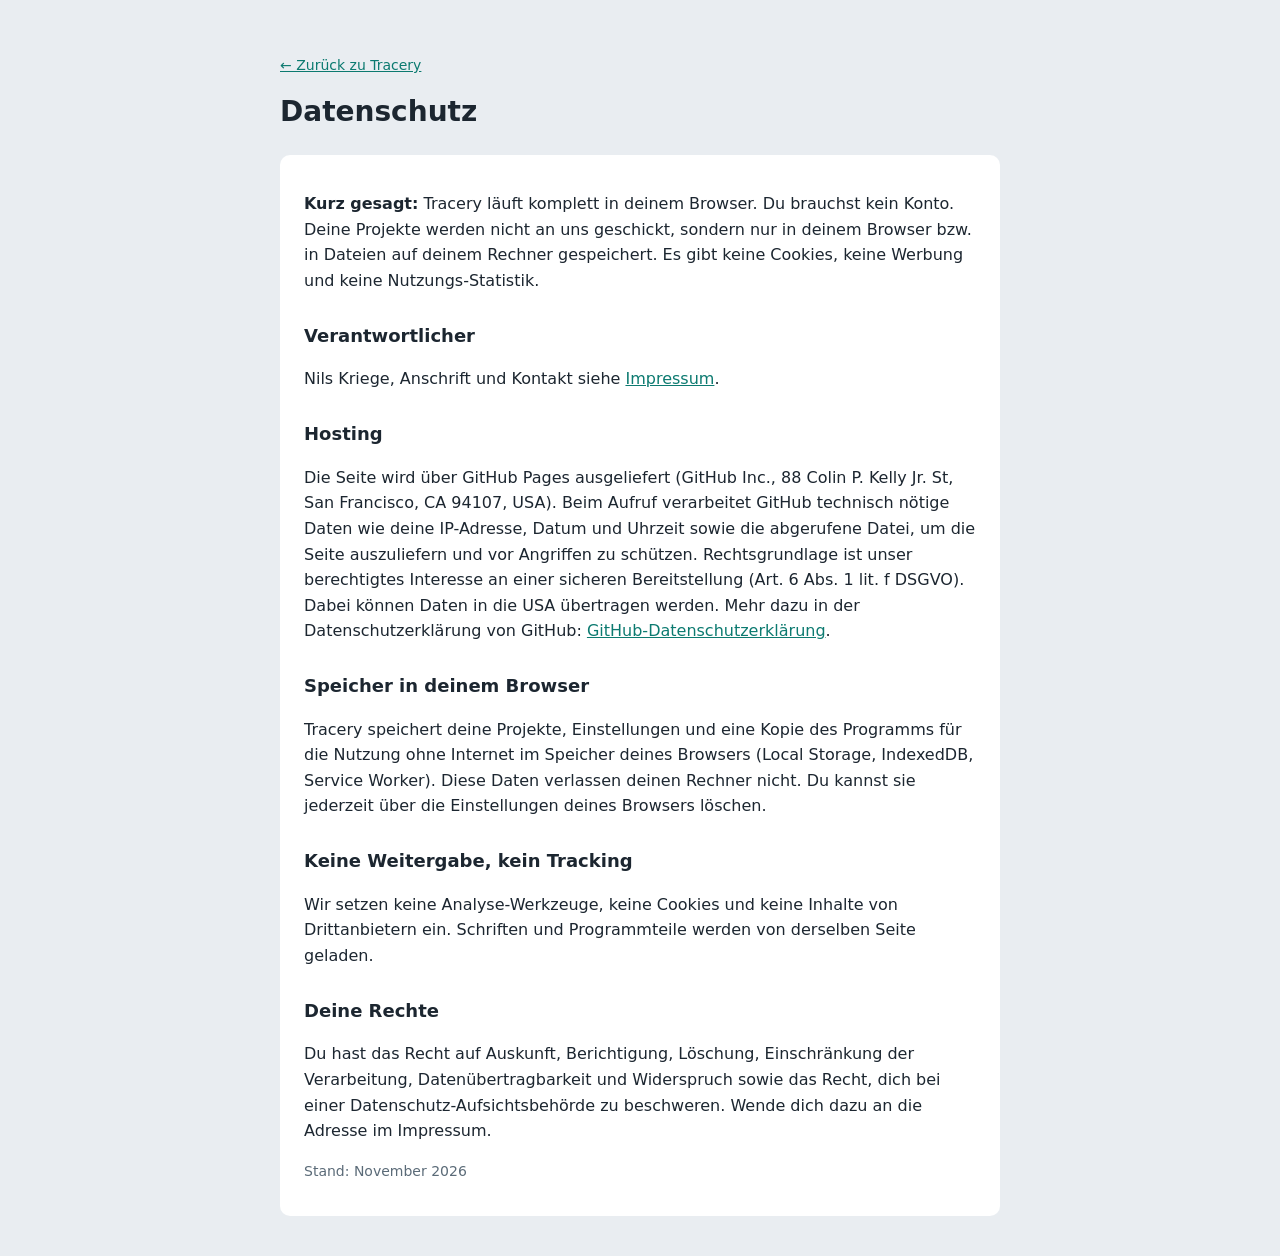
<file: app/datenschutz.html>
<!doctype html>
<html lang="de">
<head>
<meta charset="utf-8">
<meta name="viewport" content="width=device-width, initial-scale=1">
<title>Datenschutz – Tracery</title>
<style>body{font:16px/1.6 Inter,system-ui,-apple-system,Segoe UI,sans-serif;background:#e9edf1;color:#1c2630;margin:0}main{max-width:720px;margin:0 auto;padding:40px 16px}h1{font-size:28px;margin:0 0 4px}h2{font-size:18px;margin:28px 0 6px}a{color:#0c7a70}.k{color:#5b6b78;font-size:14px}.box{background:#fff;border-radius:10px;padding:20px 24px;margin-top:20px}</style>
</head>
<body><main>
<p class="k"><a href="./">← Zurück zu Tracery</a></p>
<h1>Datenschutz</h1>
<div class="box">
<p><b>Kurz gesagt:</b> Tracery läuft komplett in deinem Browser. Du brauchst kein Konto. Deine Projekte werden nicht an uns geschickt, sondern nur in deinem Browser bzw. in Dateien auf deinem Rechner gespeichert. Es gibt keine Cookies, keine Werbung und keine Nutzungs-Statistik.</p>
<h2>Verantwortlicher</h2>
<p>Nils Kriege, Anschrift und Kontakt siehe <a href="impressum.html">Impressum</a>.</p>
<h2>Hosting</h2>
<p>Die Seite wird über GitHub Pages ausgeliefert (GitHub Inc., 88 Colin P. Kelly Jr. St, San Francisco, CA 94107, USA). Beim Aufruf verarbeitet GitHub technisch nötige Daten wie deine IP-Adresse, Datum und Uhrzeit sowie die abgerufene Datei, um die Seite auszuliefern und vor Angriffen zu schützen. Rechtsgrundlage ist unser berechtigtes Interesse an einer sicheren Bereitstellung (Art. 6 Abs. 1 lit. f DSGVO). Dabei können Daten in die USA übertragen werden. Mehr dazu in der Datenschutzerklärung von GitHub: <a href="https://docs.github.com/de/site-policy/privacy-policies/github-general-privacy-statement" rel="noopener">GitHub-Datenschutzerklärung</a>.</p>
<h2>Speicher in deinem Browser</h2>
<p>Tracery speichert deine Projekte, Einstellungen und eine Kopie des Programms für die Nutzung ohne Internet im Speicher deines Browsers (Local Storage, IndexedDB, Service Worker). Diese Daten verlassen deinen Rechner nicht. Du kannst sie jederzeit über die Einstellungen deines Browsers löschen.</p>
<h2>Keine Weitergabe, kein Tracking</h2>
<p>Wir setzen keine Analyse-Werkzeuge, keine Cookies und keine Inhalte von Drittanbietern ein. Schriften und Programmteile werden von derselben Seite geladen.</p>
<h2>Deine Rechte</h2>
<p>Du hast das Recht auf Auskunft, Berichtigung, Löschung, Einschränkung der Verarbeitung, Datenübertragbarkeit und Widerspruch sowie das Recht, dich bei einer Datenschutz-Aufsichtsbehörde zu beschweren. Wende dich dazu an die Adresse im Impressum.</p>
<p class="k">Stand: November 2026</p>
</div>
</main></body>
</html>
</file>
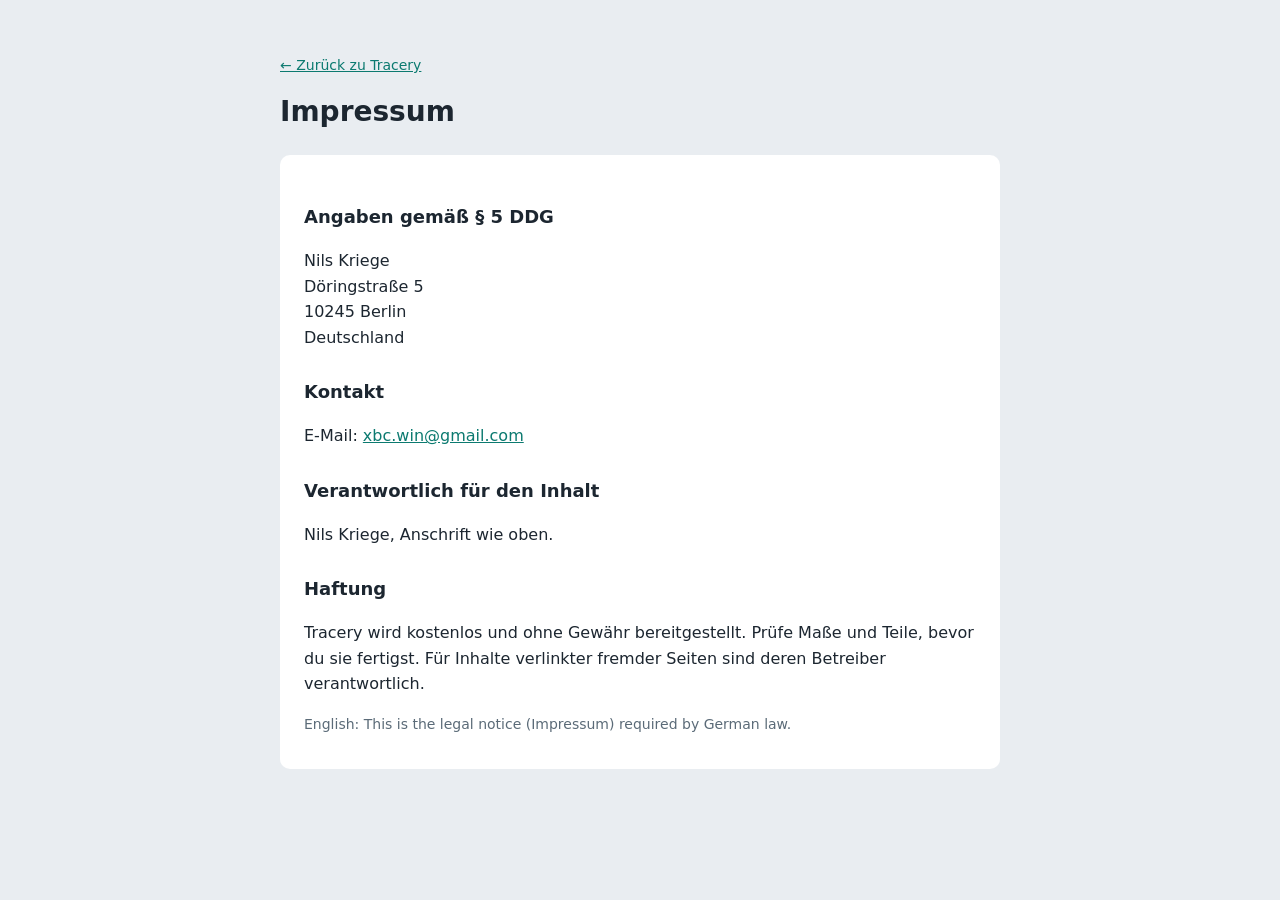
<file: app/impressum.html>
<!doctype html>
<html lang="de">
<head>
<meta charset="utf-8">
<meta name="viewport" content="width=device-width, initial-scale=1">
<title>Impressum – Tracery</title>
<style>body{font:16px/1.6 Inter,system-ui,-apple-system,Segoe UI,sans-serif;background:#e9edf1;color:#1c2630;margin:0}main{max-width:720px;margin:0 auto;padding:40px 16px}h1{font-size:28px;margin:0 0 4px}h2{font-size:18px;margin:28px 0 6px}a{color:#0c7a70}.k{color:#5b6b78;font-size:14px}.box{background:#fff;border-radius:10px;padding:20px 24px;margin-top:20px}</style>
</head>
<body><main>
<p class="k"><a href="./">← Zurück zu Tracery</a></p>
<h1>Impressum</h1>
<div class="box">
<h2>Angaben gemäß § 5 DDG</h2>
<p>Nils Kriege<br><span id="imp-adresse">Döringstraße 5<br>10245 Berlin</span><br>Deutschland</p>
<h2>Kontakt</h2>
<p>E-Mail: <span id="imp-mail"><a href="mailto:xbc.win@gmail.com">xbc.win@gmail.com</a></span></p>
<h2>Verantwortlich für den Inhalt</h2>
<p>Nils Kriege, Anschrift wie oben.</p>
<h2>Haftung</h2>
<p>Tracery wird kostenlos und ohne Gewähr bereitgestellt. Prüfe Maße und Teile, bevor du sie fertigst. Für Inhalte verlinkter fremder Seiten sind deren Betreiber verantwortlich.</p>
<p class="k">English: This is the legal notice (Impressum) required by German law.</p>
</div>
</main></body>
</html>
</file>
